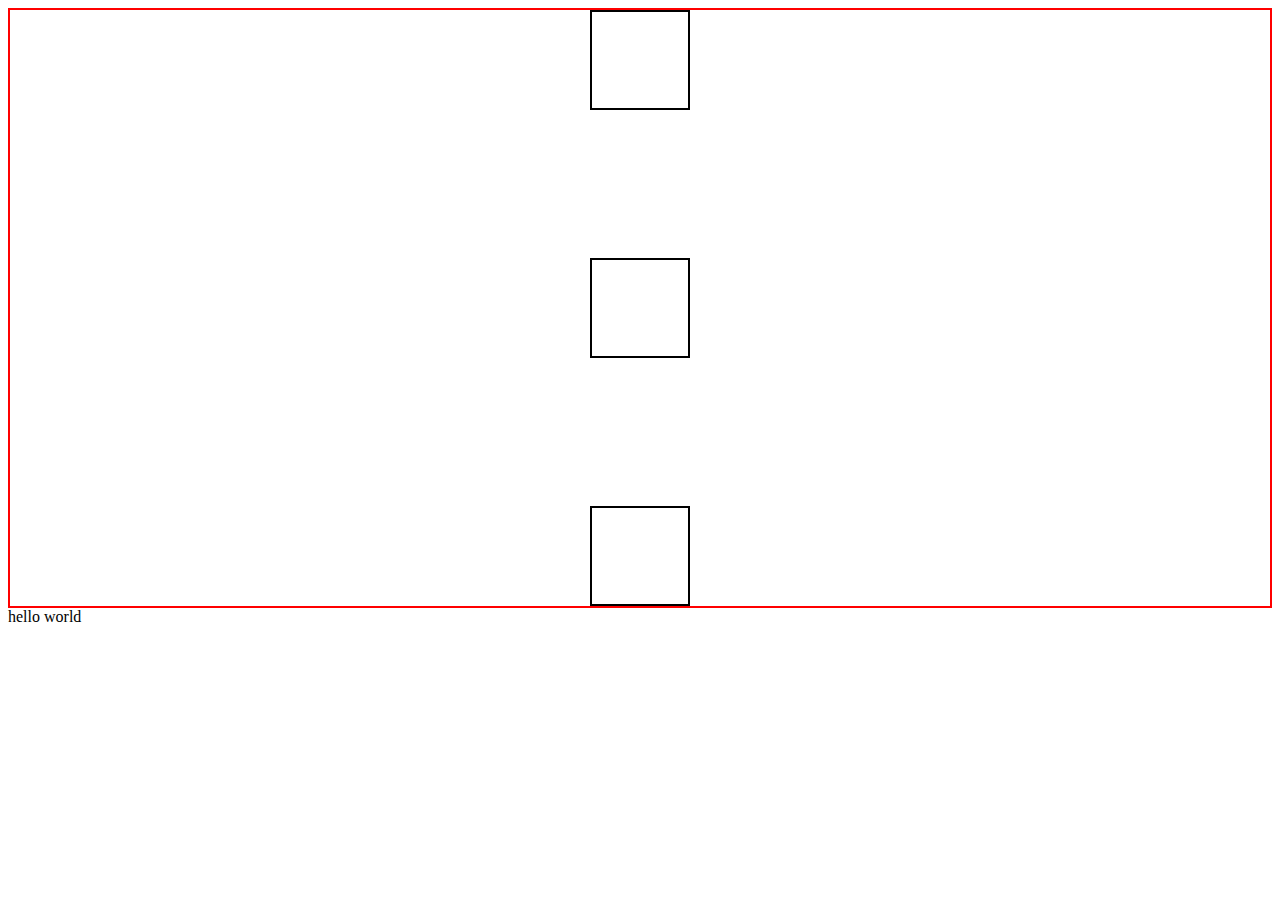
<file: CSS flexbox practice/index.html>
<!DOCTYPE html>
<html lang="en">
<head>
    <meta charset="UTF-8">
    <meta http-equiv="X-UA-Compatible" content="IE=edge">
    <meta name="viewport" content="width=device-width, initial-scale=1.0">
    <title>Document</title>
    <link rel="stylesheet" href="styles.css">
</head>
<body>
    <div class="container">
        <div class="box"></div>
        <div class="box"></div>
        <div class="box"></div>
    </div>
    hello world
</body>
</html>
</file>
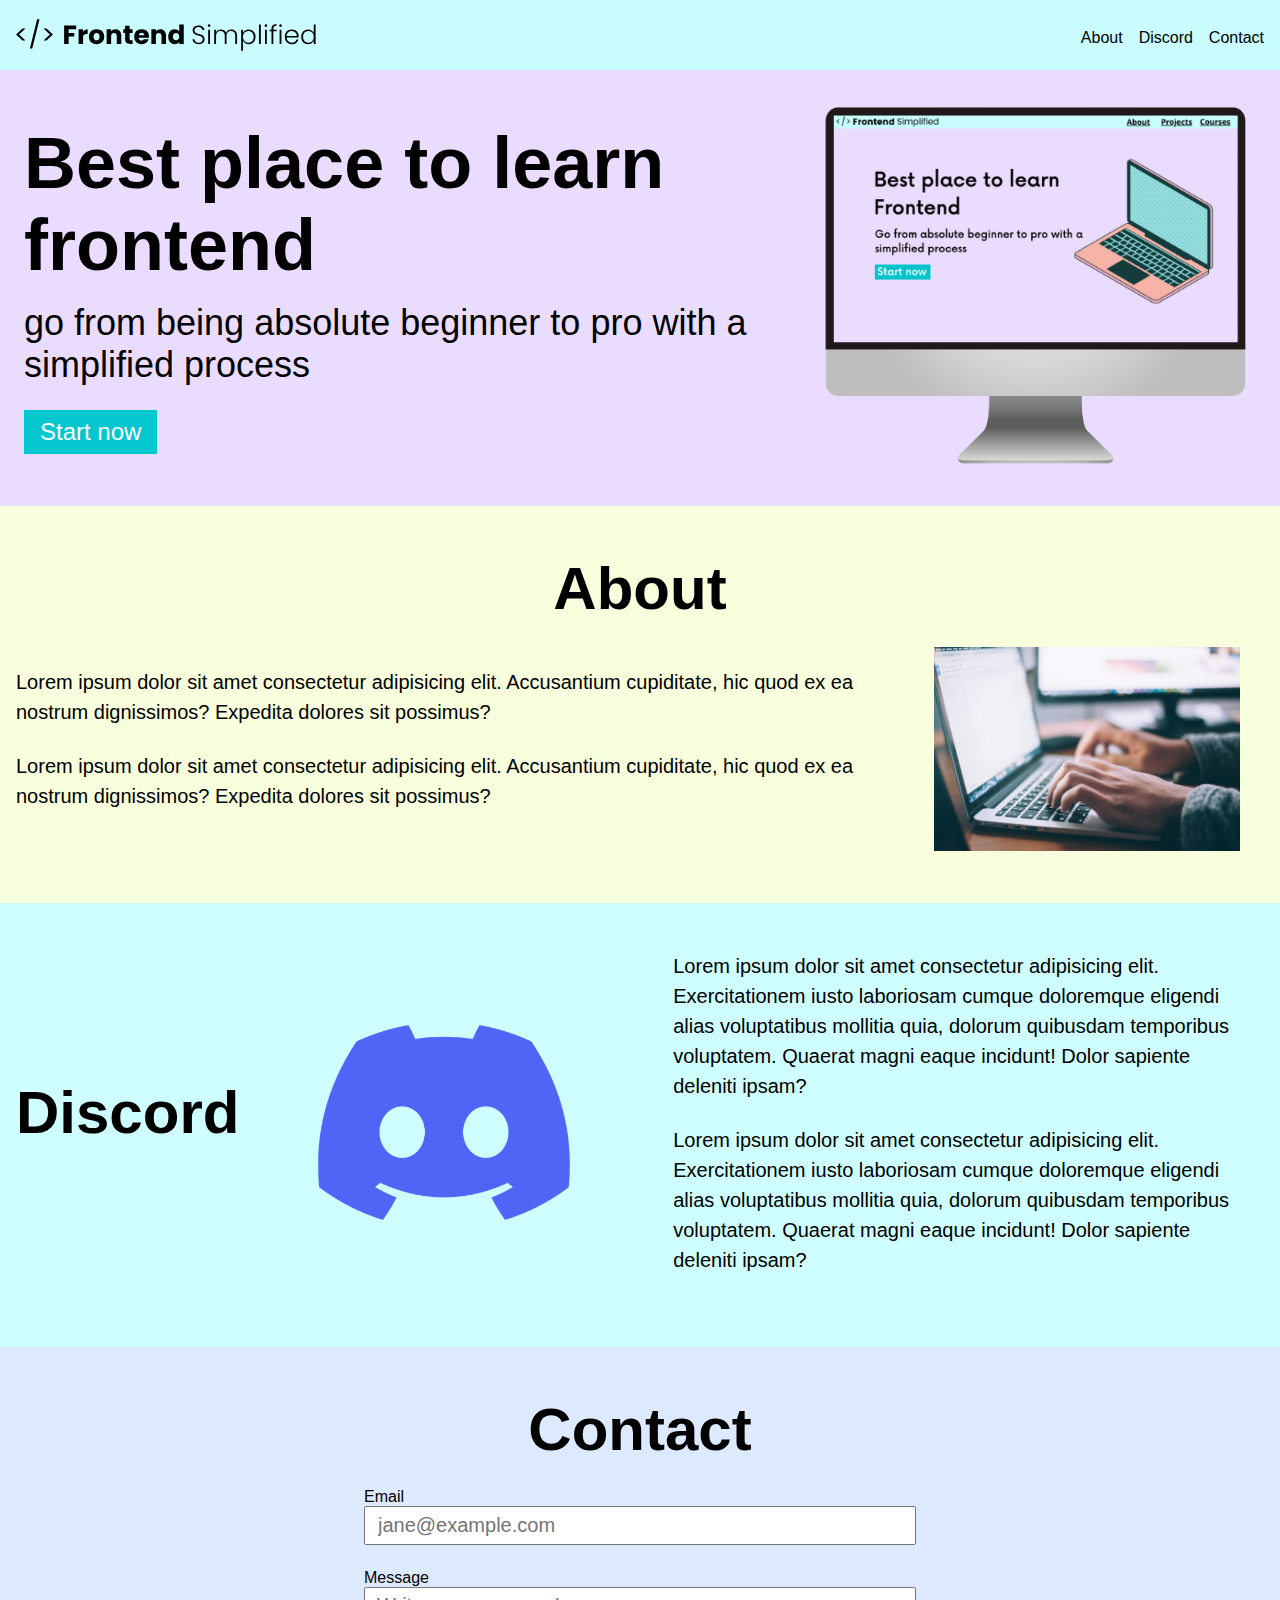
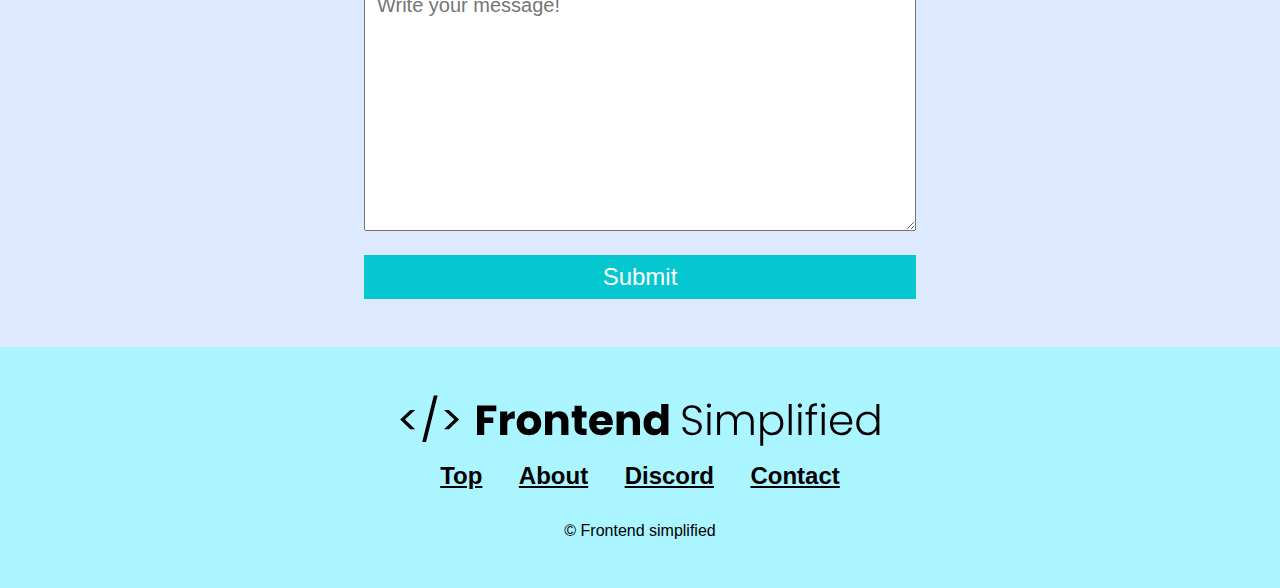
<file: HTML & CSS best practices/index.html>
<!DOCTYPE html>
<html lang="en">
<head>
    <meta charset="UTF-8">
    <meta http-equiv="X-UA-Compatible" content="IE=edge">
    <meta name="viewport" content="width=device-width, initial-scale=1.0">
    <title>HTML & CSS best practices</title>
    <link rel="stylesheet" href="styles.css">
</head>
<body>
    <section id="landing">
        <nav>
            <img src="./assets/FES.svg" class="logo" alt="">
            <ul>
                <li><a href=""></a>About</li>
                <li><a href=""></a>Discord</li>
                <li><a href=""></a>Contact</li>
            </ul>
        </nav>
        <header>
            <div class="row">
                <div class="home__description">
                    <h1>Best place to learn frontend</h1>
                    <p class="subheader">go from being absolute beginner to pro with a simplified process</p>
                    <button class="home__description--button">Start now</button>
                </div>
                <figure>
                    <img src="./assets/laptop.png" alt="laptop">
                </figure>
            </div>
        </header>
    </section>
    <main>
        <section id="about">
            <h2>About</h2>
            <div class="row">

                <div class="section__description">
                    <div class=section__description-wrapper">
                        <p class="section__description--para">Lorem ipsum dolor sit amet consectetur adipisicing elit. Accusantium cupiditate, hic quod ex ea nostrum dignissimos? Expedita dolores sit possimus?</p>
                        <p class="section__description--para">Lorem ipsum dolor sit amet consectetur adipisicing elit. Accusantium cupiditate, hic quod ex ea nostrum dignissimos? Expedita dolores sit possimus?</p>
                    </div>
                    <figure class="about__img--wrapper">
                        <img src="./assets/about.jpg" alt="about image">
                    </figure>
                </div>
            </div>
        </section>

        <section id="discord">
            <div class="row">
                <h2>Discord</h2>
                <div class="section__description">
                    <figure class="about__img--wrapper">
                        <img src="./assets/discord.png" alt="discord">
                    </figure>
                    <div class="section__description--wrapper">
                        <p class="section__description--para">Lorem ipsum dolor sit amet consectetur adipisicing elit. Exercitationem iusto laboriosam cumque doloremque eligendi alias voluptatibus mollitia quia, dolorum quibusdam temporibus voluptatem. Quaerat magni eaque incidunt! Dolor sapiente deleniti ipsam?</p>
                        <p class="section__description--para">Lorem ipsum dolor sit amet consectetur adipisicing elit. Exercitationem iusto laboriosam cumque doloremque eligendi alias voluptatibus mollitia quia, dolorum quibusdam temporibus voluptatem. Quaerat magni eaque incidunt! Dolor sapiente deleniti ipsam?</p>
                    </div>
                </div>
            </div>
         </section>

        <section id="contact">
            <h2>Contact</h2>
            <form action="">
                <label for="">Email</label>
                <input type="text" placeholder="jane@example.com">
                <label for="">Message</label>
                <textarea name="" id="" cols="30" rows="10" placeholder="Write your message!"></textarea>
                <button>Submit</button>
            </form>
        </section>

    </main>

    <footer id="footer">
        <img class="footer__logo" src="./assets/FES.svg" alt="">
        <div class="footer__links">
            <a  class="footer__link" href="#landing">Top</a>
            <a  class="footer__link" href="#about">About</a>
            <a  class="footer__link" href="#discord">Discord</a>
            <a  class="footer__link" href="#contact">Contact</a>
        </div>
        <p>&copy; Frontend simplified </p>
    </footer>
</body>
</html>
</file>
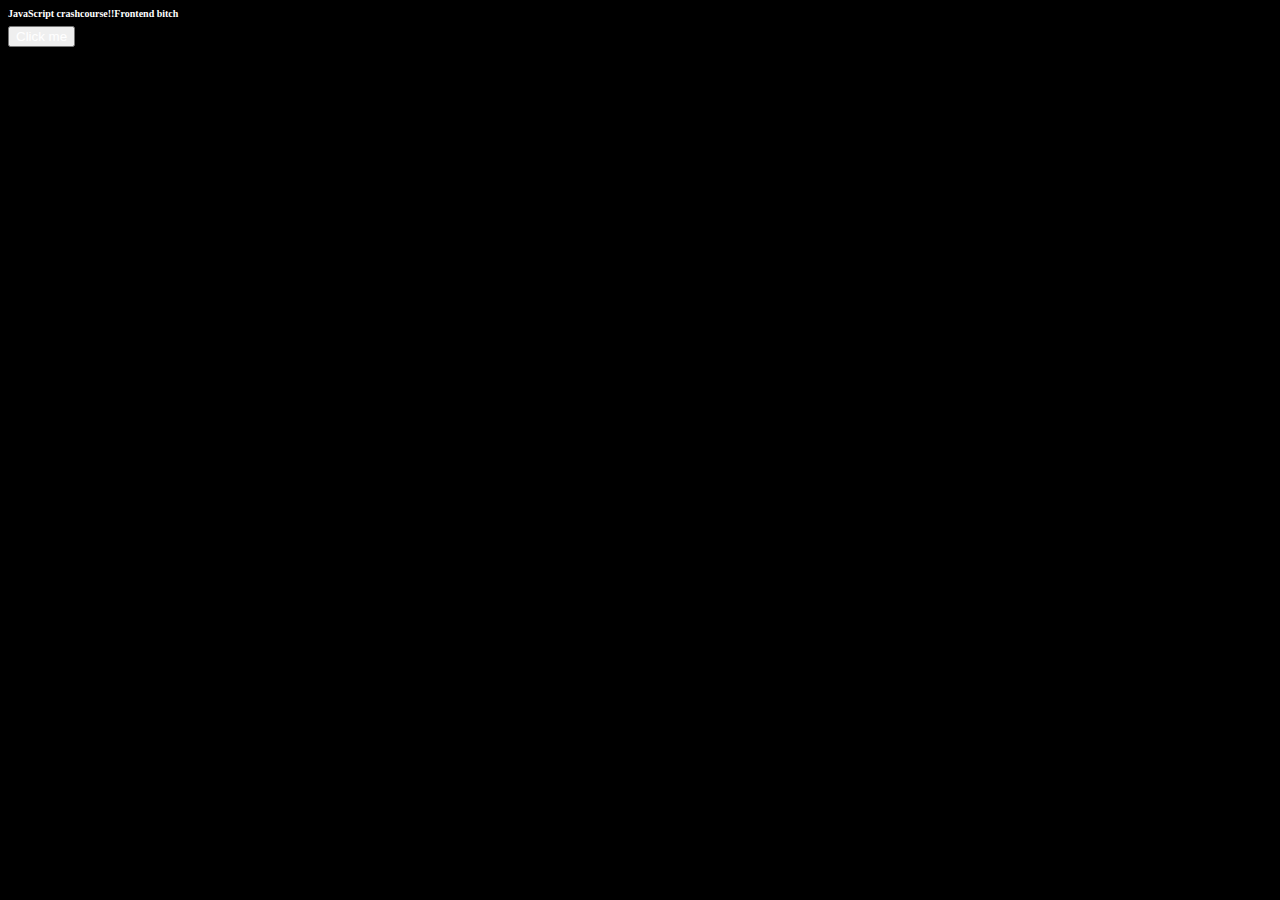
<file: JS crashcourse/index.html>
<!DOCTYPE html>
<html lang="en">
<head>
    <meta charset="UTF-8">
    <meta http-equiv="X-UA-Compatible" content="IE=edge">
    <meta name="viewport" content="width=device-width, initial-scale=1.0">
    <title>JS crashcourse</title>
    <script src="app.js" defer></script>
    <link rel="stylesheet" href="styles.css">
</head>
<body class="dark-theme">
    <h1 class="title">JavaScript crashcourse!!</h1>
    <button onclick="toggleDarkMode()">Click me</button>
</body>
</html>
</file>
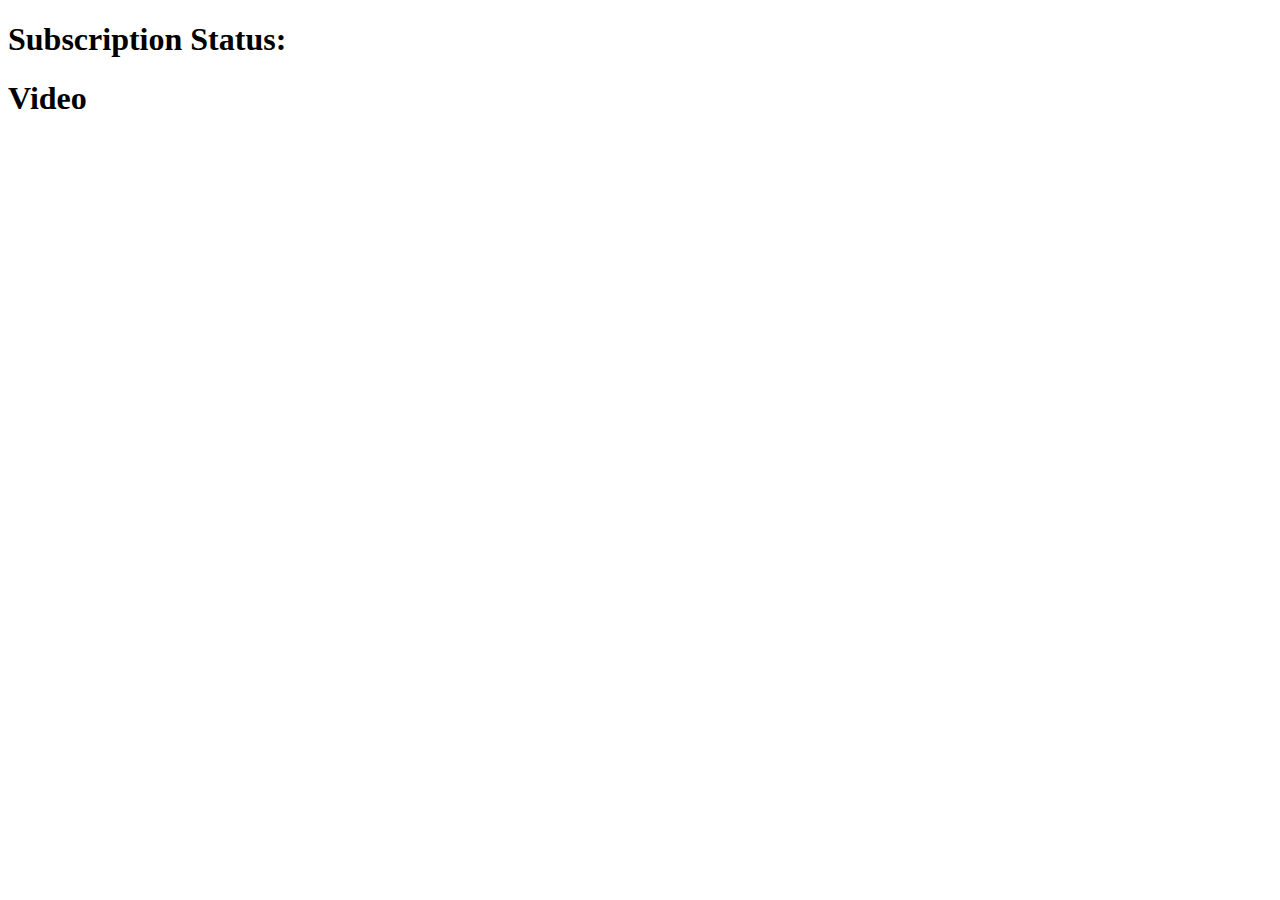
<file: Promises/index.html>
<!DOCTYPE html>
<html lang="en">
<head>
    <meta charset="UTF-8">
    <meta http-equiv="X-UA-Compatible" content="IE=edge">
    <meta name="viewport" content="width=device-width, initial-scale=1.0">
    <title>Document</title>
    <script src="app.js" defer></script>
</head>
<body>
    <h1>Subscription Status: <span class="status"></span></h1>
    <h1>Video <span class="video"></span></h1>
</body>
</html>
</file>
<file: CSS flexbox practice/styles.css>
*{
    box-sizing: border-box;
}

.container{
    width: 100%;
    height: 600px;
    border: 2px solid red;
    display: flex;
    flex-direction: column;
    justify-content: space-between;
    align-items: center;
}

.box{
    width: 100px;
    height: 100px;
    border: 2px solid black;
}
</file>
<file: HTML & CSS best practices/styles.css>
* {
    padding: 0;
    margin: 0;
    box-sizing: border-box;
    font-family: Verdana, Geneva, Tahoma, sans-serif;
}

nav{
    height: 70px;
    display: flex;
    justify-content: space-between;
    align-items: center;
    padding: 0 16px;
    background-color: #cafdff;
}

.logo{
    width: 300px;
}

ul{
    display: flex;
}
li{
    list-style-type: none;
    padding-left: 16px;
}
a{
    color:black;
    font-size: 24px;
    font-weight: bold;
}
header{
    background-color: #eadcff;
    height: calc(100% - 70px);
    padding: 24px;
    display: flex;
    align-items: center;
    justify-content: center;
}
.row{
    width: 100%;
    max-width: 1300px;
    display: flex;
    align-items: center;
    justify-content: center;
    margin: 0 auto;
}
h1{
    font-size: 72px;
}

.subheader{
    font-size: 36px;
    margin: 16px 0 24px 0;
}

button{
    background-color: #05c7cf;
    color: white;
    border: none;
    padding: 8px 16px;
    font-size: 24px;
    cursor: pointer;
}


/* about */
#about, #discord, #contact, #footer{
    padding: 48px 16px;
    height: 100%;
}
#about{
    background-color: #f8ffdc;
}

h2{
    font-size: 60px;
    text-align: center;
    margin-bottom: 24px;
}

.section__description{
    display: flex;
    justify-content: center;
    align-items: center;
}
.about__img--wrapper{
    width: 40%;
}
img{
    width: 100%;
}
.section__description--wrapper{
    width: 60%;
}
.section__description--para{
    font-size: 20px;
    line-height: 1.5;
    margin-bottom: 24px;
}
.about__img--wrapper, .section__description--wrapper{
    padding: 0 24px;
}

/* discord */

#discord{
    background-color: #cefeff;
}

/* contact */

#contact{
    background-color: #dce9ff;
}

form{
    width: 100%;
    max-width: 600px;
    display: flex;
    flex-direction: column;
    margin: 0 auto;
    padding: 0 24px;
}

input,textarea{
    margin-bottom: 24px;
    font-size: 20px;
    padding: 6px 12px;
}

/* footer */

footer{
    background-color: #aaf5ff;
    display: flex;
    flex-direction: column;
    align-items: center;
}

.footer__logo{
    max-width: 480px;
    margin-bottom: 16px;
}

.footer__links{
    margin-bottom: 32px;
}

.footer__link{
    padding: 0 16px;
}

/* ! RESPONSIVENESS */
/* small phones, tablets, large smartphones */
@media(max-width: 728px) {
    .row{
        flex-direction: column;
    }    
    .home__description{
        margin-bottom: 24px;
        display: flex;
        flex-direction: column;
        align-items: center;
    }
    h1{
        text-align: center;
        font-size: 60px;
    }
    .subheader{
        text-align: center;
        font-size: 28px;
    }
    .home__description--button{
        max-width: 240px;
    }

    ul{
        display: none;
    }

    .section__description{
        flex-direction: column;
    }

    .section__description--wrapper{
        width: 100%;
    }
    .about__img--wrapper{
        width: 100%;
    }

    #discord .section__description{
        flex-direction: column-reverse;
    }

    footer{
        padding: 48px 24px;
    }

    .footer__logo{
        max-width: 360px;
    }

    .footer__link {
        padding: 0 4px;
        font-size: 18px;
    }
    .footer__links{
        margin-bottom: 24px;
    }
}
</file>
<file: JS crashcourse/styles.css>
* {
    transition: all 300ms ease;
}

.dark-theme {
    background-color: black;
}

.dark-theme *{
    color: white;
}
</file>
